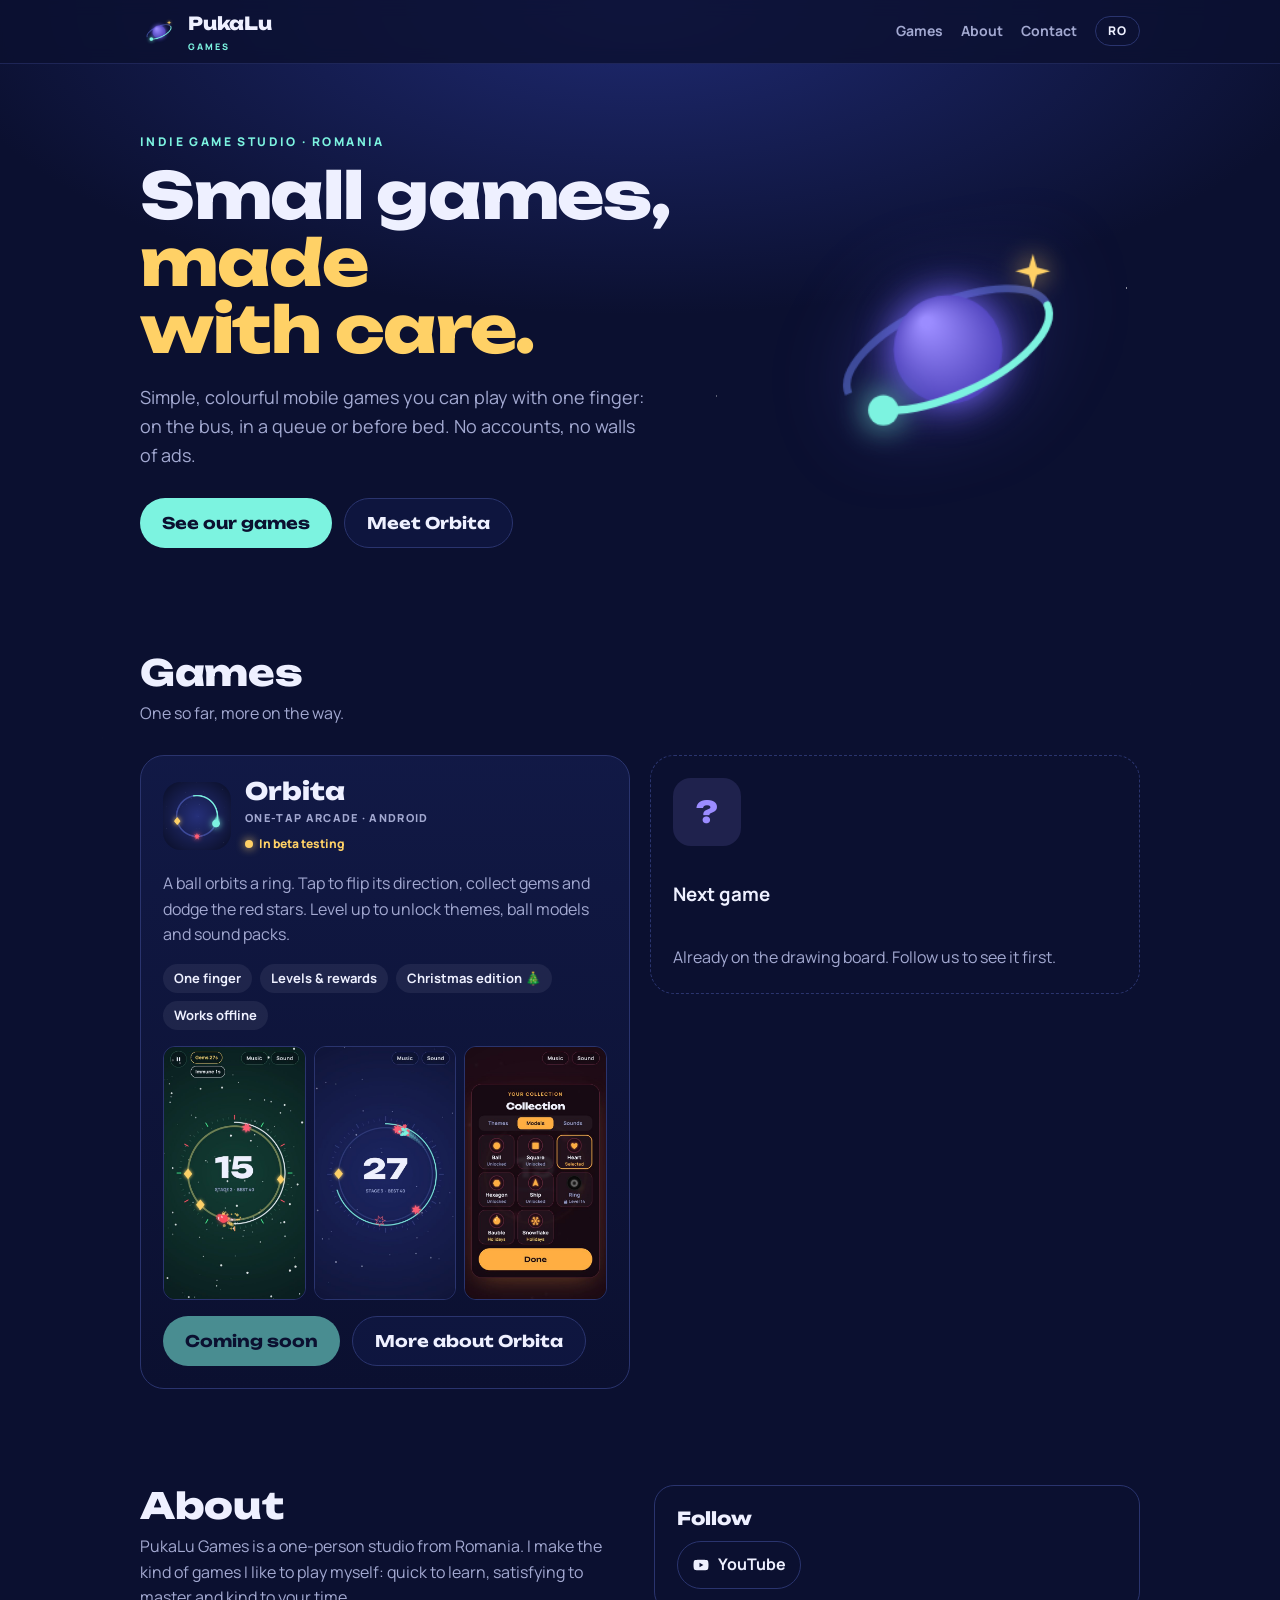
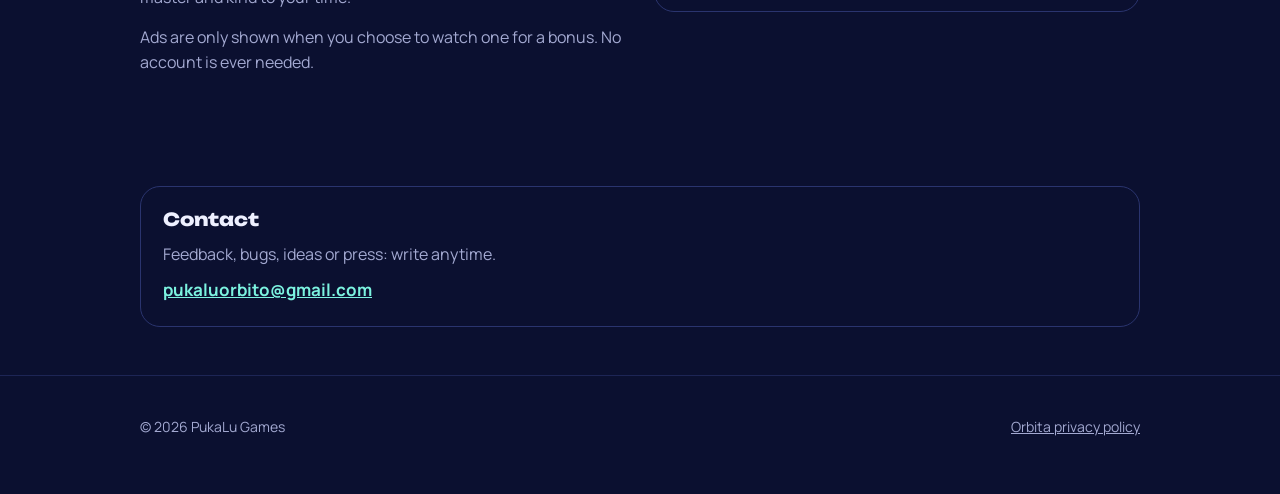
<file: index.html>
<!doctype html>
<html lang="en" data-lang="en">
<head>
<meta charset="utf-8">
<meta name="viewport" content="width=device-width, initial-scale=1, viewport-fit=cover">
<title>PukaLu Games</title>
<meta name="description" content="PukaLu Games is a small indie studio from Romania making simple, colourful mobile games you play with one finger. Home of Orbita.">
<meta name="theme-color" content="#0b1030">
<meta property="og:title" content="PukaLu Games">
<meta property="og:description" content="Small games, made with care. Home of Orbita, a one-tap arcade game for Android.">
<meta property="og:image" content="https://pukalu.github.io/assets/og.jpg">
<meta property="og:url" content="https://pukalu.github.io/">
<meta name="twitter:card" content="summary_large_image">
<link rel="icon" type="image/png" sizes="64x64" href="assets/favicon-64.png">
<link rel="icon" type="image/png" sizes="32x32" href="assets/favicon-32.png">
<link rel="apple-touch-icon" href="assets/apple-touch-icon.png">
<link rel="preconnect" href="https://fonts.googleapis.com">
<link rel="preconnect" href="https://fonts.gstatic.com" crossorigin>
<link rel="stylesheet" href="https://fonts.googleapis.com/css2?family=Unbounded:wght@700;800&family=Manrope:wght@500;700;800&display=swap">
<link rel="stylesheet" href="style.css">
</head>
<body>

<header class="top">
  <div class="wrap">
    <a class="brand" href="./">
      <img src="assets/mark-256.png" alt="" width="38" height="38">
      <span><b>PukaLu</b><small>GAMES</small></span>
    </a>
    <nav class="nav">
      <a href="#games"><span class="en">Games</span><span class="ro">Jocuri</span></a>
      <a href="#about"><span class="en">About</span><span class="ro">Despre</span></a>
      <a href="#contact">Contact</a>
      <button class="lang" type="button">RO</button>
    </nav>
  </div>
</header>

<main>
  <div class="wrap hero">
    <div>
      <p class="eyebrow"><span class="en">Indie game studio · Romania</span><span class="ro">Studio indie de jocuri · România</span></p>
      <h1><span class="en">Small games, <em>made with care.</em></span><span class="ro">Jocuri mici, <em>făcute cu grijă.</em></span></h1>
      <p class="lead">
        <span class="en">Simple, colourful mobile games you can play with one finger: on the bus, in a queue or before bed. No accounts, no walls of ads.</span>
        <span class="ro">Jocuri simple și colorate pe care le joci cu un deget: în autobuz, la coadă sau înainte de culcare. Fără conturi, fără reclame la fiecare pas.</span>
      </p>
      <div class="btns">
        <a class="btn btn-main" href="#games"><span class="en">See our games</span><span class="ro">Vezi jocurile</span></a>
        <a class="btn btn-ghost" href="orbita/"><span class="en">Meet Orbita</span><span class="ro">Descoperă Orbita</span></a>
      </div>
    </div>
    <div class="hero-art"><img src="assets/mark-256.png" alt="" width="256" height="256"></div>
  </div>

  <section id="games">
    <div class="wrap">
      <h2><span class="en">Games</span><span class="ro">Jocuri</span></h2>
      <p class="sub"><span class="en">One so far, more on the way.</span><span class="ro">Unul deocamdată, altele sunt pe drum.</span></p>

      <div class="games">
        <article class="game">
          <div class="game-head">
            <img src="orbita/img/icon-512.png" alt="Orbita icon" width="68" height="68">
            <div>
              <h3>Orbita</h3>
              <span class="tag"><span class="en">One-tap arcade · Android</span><span class="ro">Arcade cu o atingere · Android</span></span><br>
              <span class="status" data-orbita-status>
                <span class="en" data-when="beta">In beta testing</span><span class="ro" data-when="beta">În testare</span>
                <span class="en" data-when="live" hidden>Out now on Google Play</span><span class="ro" data-when="live" hidden>Disponibil în Google Play</span>
              </span>
            </div>
          </div>
          <p>
            <span class="en">A ball orbits a ring. Tap to flip its direction, collect gems and dodge the red stars. Level up to unlock themes, ball models and sound packs.</span>
            <span class="ro">O bilă se învârte pe un cerc. Atingi ca să schimbi sensul, aduni romburi și te ferești de stelele roșii. Urci în nivel și deblochezi teme, modele și seturi de sunete.</span>
          </p>
          <ul class="feats">
            <li><span class="en">One finger</span><span class="ro">Un deget</span></li>
            <li><span class="en">Levels &amp; rewards</span><span class="ro">Niveluri și recompense</span></li>
            <li><span class="en">Christmas edition 🎄</span><span class="ro">Ediție de Crăciun 🎄</span></li>
            <li><span class="en">Works offline</span><span class="ro">Merge offline</span></li>
          </ul>
          <div class="shots">
            <img class="en" src="orbita/img/en-2-joc-bonusuri.jpg" alt="Orbita gameplay with the Christmas theme" loading="lazy" width="540" height="960">
            <img class="en" src="orbita/img/en-3-joc-galaxie.jpg" alt="Orbita gameplay with the Galaxy theme" loading="lazy" width="540" height="960">
            <img class="en" src="orbita/img/en-6-skinuri.jpg" alt="Orbita collection of ball models" loading="lazy" width="540" height="960">
            <img class="ro" src="orbita/img/ro-2-joc-bonusuri.jpg" alt="Orbita cu tema de Crăciun" loading="lazy" width="540" height="960">
            <img class="ro" src="orbita/img/ro-3-joc-galaxie.jpg" alt="Orbita cu tema Galaxie" loading="lazy" width="540" height="960">
            <img class="ro" src="orbita/img/ro-6-skinuri.jpg" alt="Colecția de modele din Orbita" loading="lazy" width="540" height="960">
          </div>
          <div class="btns">
            <a class="btn btn-main" data-orbita-play target="_blank" rel="noopener">
              <span data-when="live" hidden>Google Play</span>
              <span data-when="beta"><span class="en">Coming soon</span><span class="ro">În curând</span></span>
            </a>
            <a class="btn btn-ghost" href="orbita/"><span class="en">More about Orbita</span><span class="ro">Mai multe despre Orbita</span></a>
          </div>
        </article>

        <article class="game soon">
          <div class="mystery">?</div>
          <h3><span class="en">Next game</span><span class="ro">Următorul joc</span></h3>
          <p><span class="en">Already on the drawing board. Follow us to see it first.</span><span class="ro">E deja în lucru. Urmărește-ne ca să-l vezi primul.</span></p>
        </article>
      </div>
    </div>
  </section>

  <section id="about">
    <div class="wrap about">
      <div>
        <h2><span class="en">About</span><span class="ro">Despre</span></h2>
        <p><span class="en">PukaLu Games is a one-person studio from Romania. I make the kind of games I like to play myself: quick to learn, satisfying to master and kind to your time.</span><span class="ro">PukaLu Games e un studio de un singur om, din România. Fac jocurile pe care îmi place să le joc și eu: ușor de învățat, plăcut de stăpânit și prietenoase cu timpul tău.</span></p>
        <p><span class="en">Ads are only shown when you choose to watch one for a bonus. No account is ever needed.</span><span class="ro">Reclamele apar doar când alegi tu să vezi una pentru un bonus. Nu ai nevoie de cont, niciodată.</span></p>
      </div>
      <div class="panel" data-socials-wrap>
        <h3><span class="en">Follow</span><span class="ro">Urmărește-ne</span></h3>
        <div class="socials" data-socials></div>
      </div>
    </div>
  </section>

  <section id="contact">
    <div class="wrap">
      <div class="panel">
        <h3><span class="en">Contact</span><span class="ro">Contact</span></h3>
        <p class="sub" style="margin-bottom:10px"><span class="en">Feedback, bugs, ideas or press: write anytime.</span><span class="ro">Păreri, bug-uri, idei sau presă: scrie-mi oricând.</span></p>
        <a class="mail" data-email href="mailto:pukaluorbito@gmail.com">pukaluorbito@gmail.com</a>
      </div>
    </div>
  </section>
</main>

<footer>
  <div class="wrap">
    <span>© <span data-year>2026</span> PukaLu Games</span>
    <span><a href="orbita/privacy/"><span class="en">Orbita privacy policy</span><span class="ro">Confidențialitate Orbita</span></a></span>
  </div>
</footer>
<script src="site.js"></script>
</body>
</html>
</file>
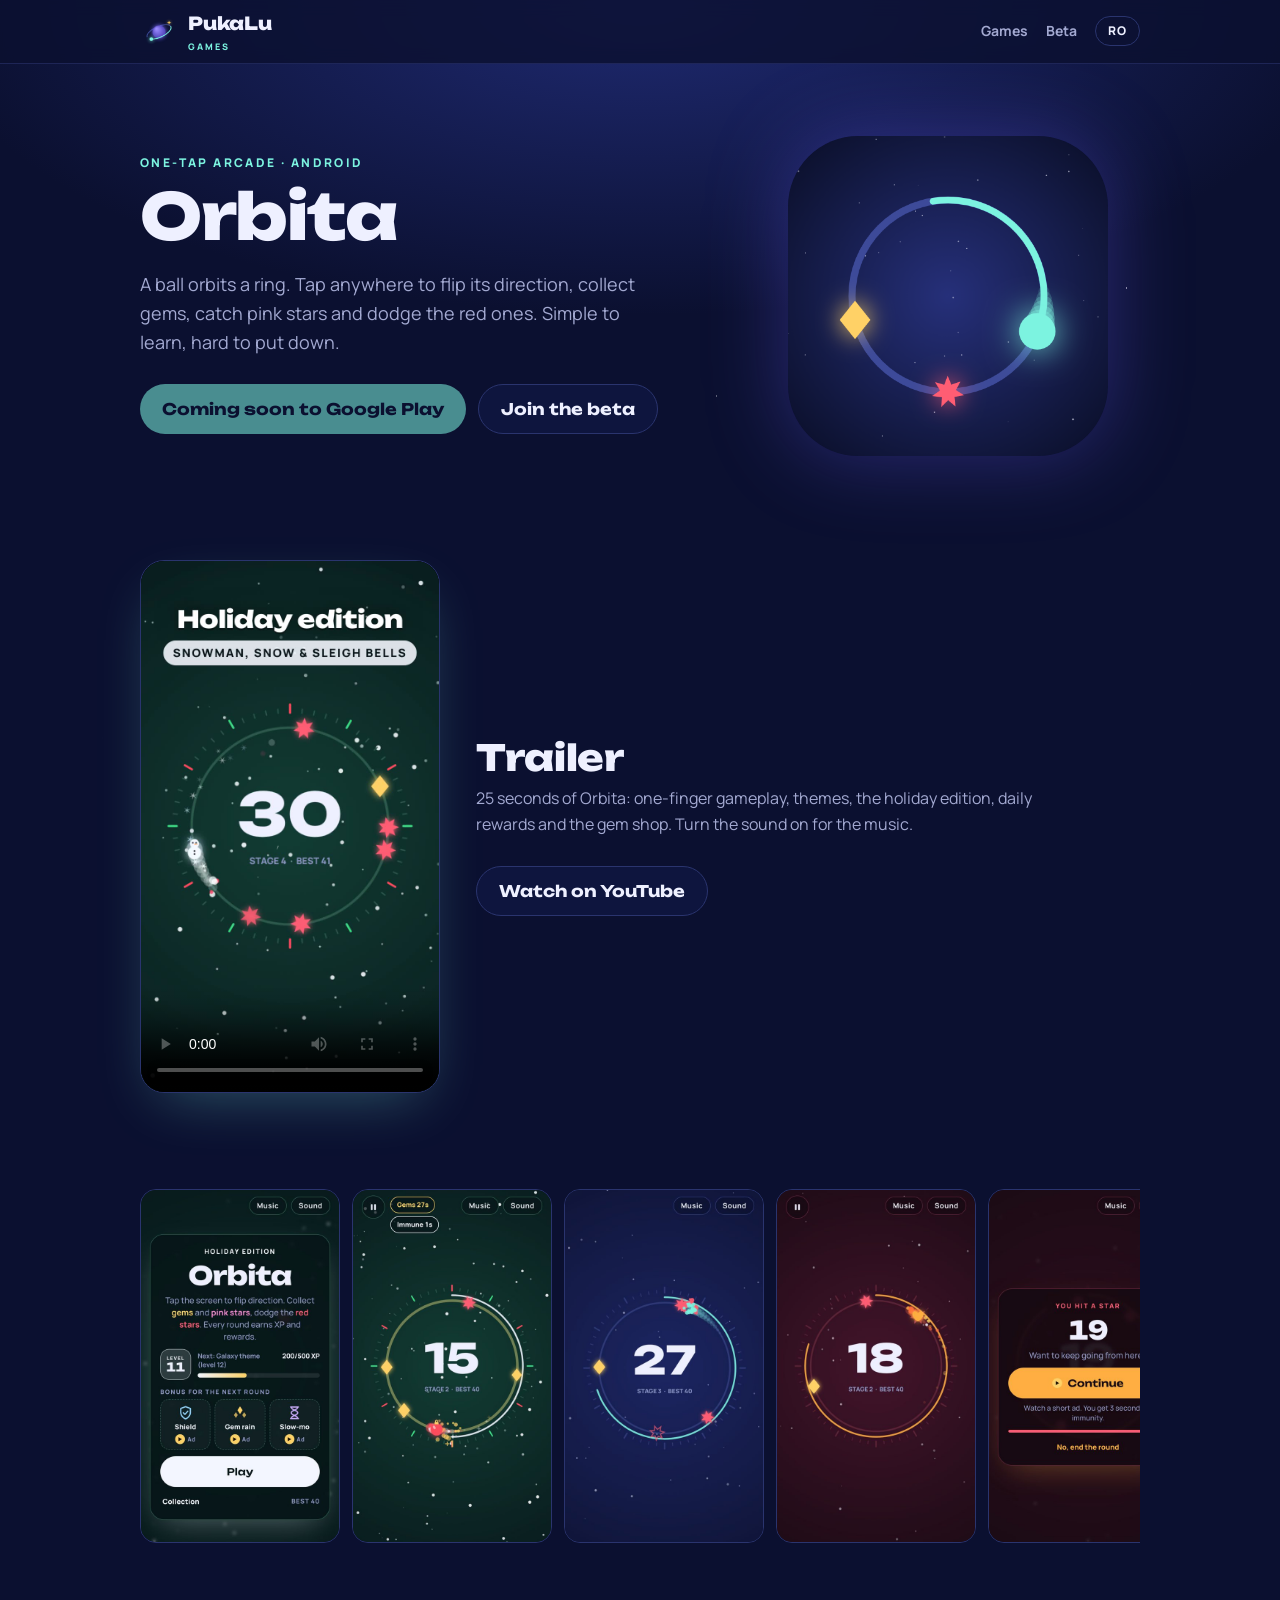
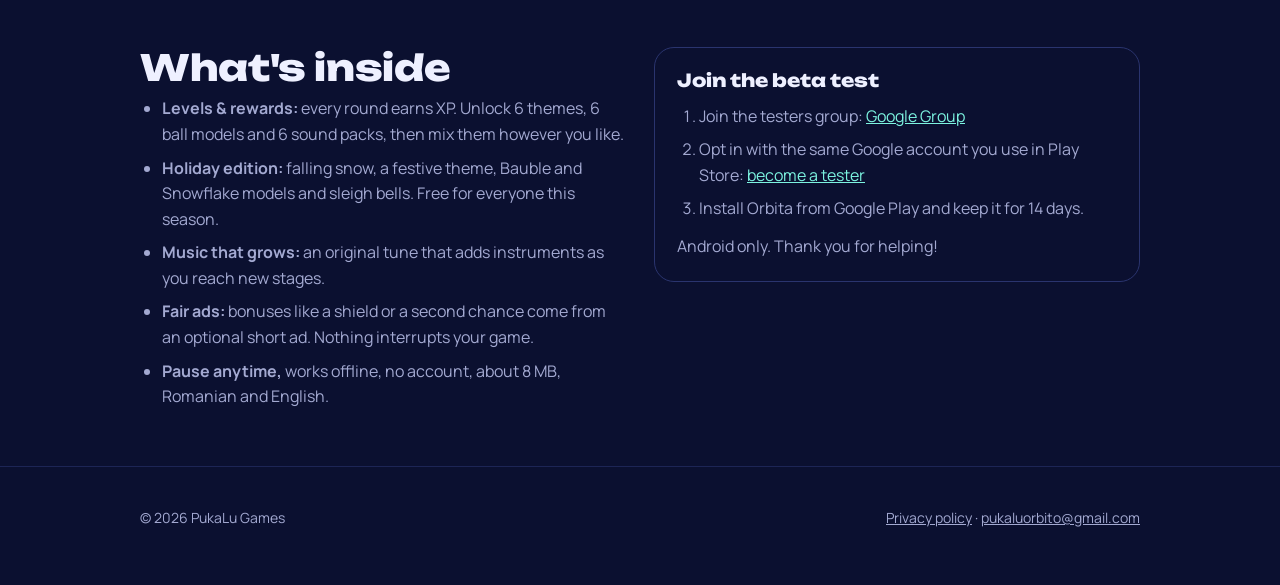
<file: orbita/index.html>
<!doctype html>
<html lang="en" data-lang="en">
<head>
<meta charset="utf-8">
<meta name="viewport" content="width=device-width, initial-scale=1, viewport-fit=cover">
<title>Orbita · PukaLu Games</title>
<meta name="description" content="Orbita is a one-tap arcade game for Android: flip the ball's direction, collect gems, dodge red stars and unlock themes, models and sounds.">
<meta name="theme-color" content="#0b1030">
<meta property="og:title" content="Orbita, a one-tap arcade game">
<meta property="og:description" content="Tap to flip direction, collect gems and dodge the red stars. Levels, rewards and a Christmas edition.">
<meta property="og:image" content="https://pukalu.github.io/orbita/img/en-2-joc-bonusuri.jpg">
<link rel="icon" type="image/png" sizes="64x64" href="../assets/favicon-64.png">
<link rel="apple-touch-icon" href="../assets/apple-touch-icon.png">
<link rel="preconnect" href="https://fonts.googleapis.com">
<link rel="preconnect" href="https://fonts.gstatic.com" crossorigin>
<link rel="stylesheet" href="https://fonts.googleapis.com/css2?family=Unbounded:wght@700;800&family=Manrope:wght@500;700;800&display=swap">
<link rel="stylesheet" href="../style.css">
</head>
<body>

<header class="top">
  <div class="wrap">
    <a class="brand" href="../">
      <img src="../assets/mark-256.png" alt="" width="38" height="38">
      <span><b>PukaLu</b><small>GAMES</small></span>
    </a>
    <nav class="nav">
      <a href="../#games"><span class="en">Games</span><span class="ro">Jocuri</span></a>
      <a href="#beta" data-when="beta">Beta</a>
      <button class="lang" type="button">RO</button>
    </nav>
  </div>
</header>

<main>
  <div class="wrap hero">
    <div>
      <p class="eyebrow"><span class="en">One-tap arcade · Android</span><span class="ro">Arcade cu o atingere · Android</span></p>
      <h1>Orbita</h1>
      <p class="lead">
        <span class="en">A ball orbits a ring. Tap anywhere to flip its direction, collect gems, catch pink stars and dodge the red ones. Simple to learn, hard to put down.</span>
        <span class="ro">O bilă se învârte pe un cerc. Atingi oriunde ca să schimbi sensul, aduni romburi, prinzi stele roz și te ferești de cele roșii. Simplu de învățat, greu de lăsat din mână.</span>
      </p>
      <div class="btns">
        <a class="btn btn-main" data-orbita-play target="_blank" rel="noopener">
          <span data-when="live" hidden><span class="en">Get it on Google Play</span><span class="ro">Descarcă din Google Play</span></span>
          <span data-when="beta"><span class="en">Coming soon to Google Play</span><span class="ro">În curând în Google Play</span></span>
        </a>
        <a class="btn btn-ghost" href="#beta" data-when="beta"><span class="en">Join the beta</span><span class="ro">Intră în testare</span></a>
      </div>
    </div>
    <div class="hero-art"><img src="img/icon-512.png" alt="Orbita icon" width="512" height="512" style="border-radius:22%"></div>
  </div>

  <section id="trailer">
    <div class="wrap trailer">
      <div class="trailer-frame">
        <video data-trailer controls playsinline preload="metadata" width="720" height="1280"></video>
      </div>
      <div>
        <h2>Trailer</h2>
        <p class="sub">
          <span class="en">25 seconds of Orbita: one-finger gameplay, themes, the holiday edition, daily rewards and the gem shop. Turn the sound on for the music.</span>
          <span class="ro">25 de secunde din Orbita: jocul cu un deget, temele, ediția de sărbători, recompensele zilnice și magazinul. Pornește sunetul ca să auzi muzica.</span>
        </p>
        <a class="btn btn-ghost" href="https://www.youtube.com/shorts/8CP1bIxg6Q8" target="_blank" rel="noopener"><span class="en">Watch on YouTube</span><span class="ro">Vezi pe YouTube</span></a>
      </div>
    </div>
  </section>

  <section>
    <div class="wrap">
      <div class="gallery">
        <img class="en" src="img/en-1-meniu.jpg" alt="Menu with the holiday edition" loading="lazy" width="540" height="960">
        <img class="en" src="img/en-2-joc-bonusuri.jpg" alt="Gameplay with shield and gem rain" loading="lazy" width="540" height="960">
        <img class="en" src="img/en-3-joc-galaxie.jpg" alt="Galaxy theme with the Ship model" loading="lazy" width="540" height="960">
        <img class="en" src="img/en-4-joc-foc.jpg" alt="Fire theme with the Heart model" loading="lazy" width="540" height="960">
        <img class="en" src="img/en-5-a-doua-sansa.jpg" alt="Second chance screen" loading="lazy" width="540" height="960">
        <img class="en" src="img/en-6-skinuri.jpg" alt="Collection of ball models" loading="lazy" width="540" height="960">
        <img class="ro" src="img/ro-1-meniu.jpg" alt="Meniul cu ediția de sărbători" loading="lazy" width="540" height="960">
        <img class="ro" src="img/ro-2-joc-bonusuri.jpg" alt="Joc cu scut și ploaie de romburi" loading="lazy" width="540" height="960">
        <img class="ro" src="img/ro-3-joc-galaxie.jpg" alt="Tema Galaxie cu modelul Navă" loading="lazy" width="540" height="960">
        <img class="ro" src="img/ro-4-joc-foc.jpg" alt="Tema Foc cu modelul Inimă" loading="lazy" width="540" height="960">
        <img class="ro" src="img/ro-5-a-doua-sansa.jpg" alt="Ecranul A doua șansă" loading="lazy" width="540" height="960">
        <img class="ro" src="img/ro-6-skinuri.jpg" alt="Colecția de modele" loading="lazy" width="540" height="960">
      </div>
    </div>
  </section>

  <section>
    <div class="wrap about">
      <div>
        <h2><span class="en">What's inside</span><span class="ro">Ce găsești în joc</span></h2>
        <ul class="steps">
          <li><span class="en"><b>Levels &amp; rewards:</b> every round earns XP. Unlock 6 themes, 6 ball models and 6 sound packs, then mix them however you like.</span><span class="ro"><b>Niveluri și recompense:</b> fiecare rundă aduce XP. Deblochezi 6 teme, 6 modele de bilă și 6 seturi de sunete, pe care le combini cum vrei.</span></li>
          <li><span class="en"><b>Holiday edition:</b> falling snow, a festive theme, Bauble and Snowflake models and sleigh bells. Free for everyone this season.</span><span class="ro"><b>Ediția de sărbători:</b> ninsoare, temă festivă, modelele Glob și Fulg și clopoței de sanie. Gratuită pentru toți în sezon.</span></li>
          <li><span class="en"><b>Music that grows:</b> an original tune that adds instruments as you reach new stages.</span><span class="ro"><b>Muzică ce crește:</b> o melodie originală care adaugă instrumente la fiecare etapă.</span></li>
          <li><span class="en"><b>Fair ads:</b> bonuses like a shield or a second chance come from an optional short ad. Nothing interrupts your game.</span><span class="ro"><b>Reclame corecte:</b> bonusuri ca scutul sau a doua șansă vin dintr-o reclamă scurtă, opțională. Nimic nu-ți întrerupe jocul.</span></li>
          <li><span class="en"><b>Pause anytime,</b> works offline, no account, about 8 MB, Romanian and English.</span><span class="ro"><b>Pauză oricând,</b> merge offline, fără cont, cam 8 MB, în română și engleză.</span></li>
        </ul>
      </div>
      <div class="panel" id="beta" data-when="beta">
        <h3><span class="en">Join the beta test</span><span class="ro">Intră în testare</span></h3>
        <ol class="steps">
          <li><span class="en">Join the testers group:</span><span class="ro">Intră în grupul de testeri:</span> <a data-link="group" target="_blank" rel="noopener">Google Group</a></li>
          <li><span class="en">Opt in with the same Google account you use in Play Store:</span><span class="ro">Înscrie-te cu același cont Google ca în Play Store:</span> <a data-link="optin" target="_blank" rel="noopener"><span class="en">become a tester</span><span class="ro">devino tester</span></a></li>
          <li><span class="en">Install Orbita from Google Play and keep it for 14 days.</span><span class="ro">Instalează Orbita din Google Play și păstrează-l 14 zile.</span></li>
        </ol>
        <p class="sub" style="margin:12px 0 0"><span class="en">Android only. Thank you for helping!</span><span class="ro">Doar pe Android. Mulțumesc pentru ajutor!</span></p>
      </div>
    </div>
  </section>
</main>

<footer>
  <div class="wrap">
    <span>© <span data-year>2026</span> PukaLu Games</span>
    <span><a href="privacy/"><span class="en">Privacy policy</span><span class="ro">Politica de confidențialitate</span></a> · <a data-email href="mailto:pukaluorbito@gmail.com">pukaluorbito@gmail.com</a></span>
  </div>
</footer>
<script src="../site.js"></script>
</body>
</html>
</file>
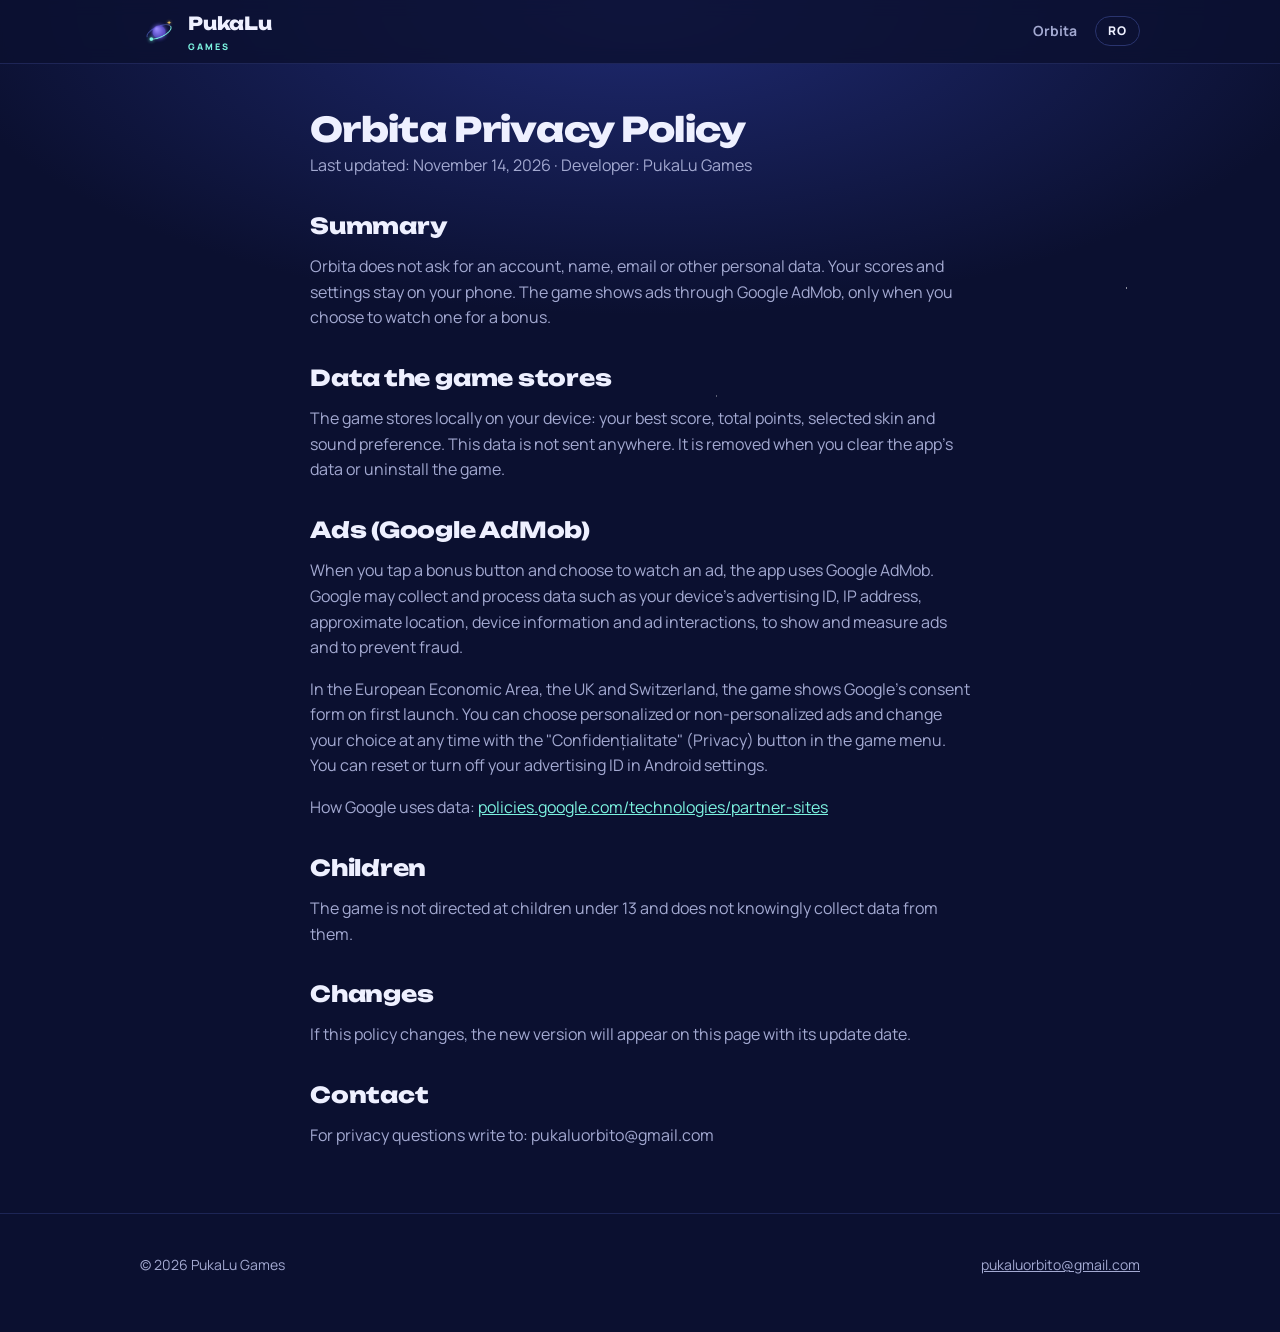
<file: orbita/privacy/index.html>
<!doctype html>
<html lang="en" data-lang="en">
<head>
<meta charset="utf-8">
<meta name="viewport" content="width=device-width, initial-scale=1, viewport-fit=cover">
<title>Orbita privacy policy · PukaLu Games</title>
<meta name="theme-color" content="#0b1030">
<link rel="icon" type="image/png" sizes="64x64" href="../../assets/favicon-64.png">
<link rel="preconnect" href="https://fonts.googleapis.com">
<link rel="preconnect" href="https://fonts.gstatic.com" crossorigin>
<link rel="stylesheet" href="https://fonts.googleapis.com/css2?family=Unbounded:wght@700;800&family=Manrope:wght@500;700;800&display=swap">
<link rel="stylesheet" href="../../style.css">
</head>
<body>
<header class="top">
  <div class="wrap">
    <a class="brand" href="../../">
      <img src="../../assets/mark-256.png" alt="" width="38" height="38">
      <span><b>PukaLu</b><small>GAMES</small></span>
    </a>
    <nav class="nav">
      <a href="../">Orbita</a>
      <button class="lang" type="button">RO</button>
    </nav>
  </div>
</header>
<main>
  <section>
    <div class="wrap prose">
      <div class="ro"><h1>Politica de confidențialitate a jocului Orbita</h1>
  <p class="meta">Ultima actualizare: 14 noiembrie 2026 · Dezvoltator: PukaLu Games</p>

  <h2>Pe scurt</h2>
  <p>Orbita nu îți cere cont, nume, email sau alte date personale. Scorurile și setările tale rămân doar pe telefonul tău. Jocul afișează reclame prin Google AdMob, doar atunci când alegi tu să vezi una pentru un bonus.</p>

  <h2>Ce date păstrează jocul</h2>
  <p>Jocul salvează local, pe dispozitivul tău: recordul, totalul de puncte, skinul ales și preferința pentru sunet. Aceste date nu sunt trimise nicăieri. Le ștergi dacă ștergi datele aplicației sau dezinstalezi jocul.</p>

  <h2>Reclame (Google AdMob)</h2>
  <p>Când apeși un buton de bonus și alegi să vezi o reclamă, aplicația folosește Google AdMob. Google poate colecta și prelucra date precum identificatorul de publicitate al dispozitivului, adresa IP, locația aproximativă, informații despre dispozitiv și despre interacțiunea cu reclama. Le folosește ca să afișeze reclame, să le măsoare și să prevină frauda.</p>
  <p>În Spațiul Economic European, Regatul Unit și Elveția, la prima pornire jocul îți arată formularul de consimțământ al Google. Poți alege reclame personalizate sau nepersonalizate și îți poți schimba alegerea oricând, din butonul „Confidențialitate” din meniul jocului. Poți reseta sau dezactiva identificatorul de publicitate din setările Android.</p>
  <p>Detalii despre cum folosește Google datele: <a href="https://policies.google.com/technologies/partner-sites">policies.google.com/technologies/partner-sites</a></p>

  <h2>Copii</h2>
  <p>Jocul nu se adresează copiilor sub 13 ani și nu colectează cu bună știință date de la aceștia.</p>

  <h2>Schimbări</h2>
  <p>Dacă politica se schimbă, versiunea nouă apare pe această pagină, cu data actualizării.</p>

  <h2>Contact</h2>
  <p>Pentru întrebări despre confidențialitate scrie la: pukaluorbito@gmail.com</p></div>
      <div class="en"><h1>Orbita Privacy Policy</h1>
  <p class="meta">Last updated: November 14, 2026 · Developer: PukaLu Games</p>
  <div>
    <h2>Summary</h2>
    <p>Orbita does not ask for an account, name, email or other personal data. Your scores and settings stay on your phone. The game shows ads through Google AdMob, only when you choose to watch one for a bonus.</p>
    <h2>Data the game stores</h2>
    <p>The game stores locally on your device: your best score, total points, selected skin and sound preference. This data is not sent anywhere. It is removed when you clear the app's data or uninstall the game.</p>
    <h2>Ads (Google AdMob)</h2>
    <p>When you tap a bonus button and choose to watch an ad, the app uses Google AdMob. Google may collect and process data such as your device's advertising ID, IP address, approximate location, device information and ad interactions, to show and measure ads and to prevent fraud.</p>
    <p>In the European Economic Area, the UK and Switzerland, the game shows Google's consent form on first launch. You can choose personalized or non-personalized ads and change your choice at any time with the "Confidențialitate" (Privacy) button in the game menu. You can reset or turn off your advertising ID in Android settings.</p>
    <p>How Google uses data: <a href="https://policies.google.com/technologies/partner-sites">policies.google.com/technologies/partner-sites</a></p>
    <h2>Children</h2>
    <p>The game is not directed at children under 13 and does not knowingly collect data from them.</p>
    <h2>Changes</h2>
    <p>If this policy changes, the new version will appear on this page with its update date.</p>
    <h2>Contact</h2>
    <p>For privacy questions write to: pukaluorbito@gmail.com</p>
  </div></div>
    </div>
  </section>
</main>
<footer>
  <div class="wrap"><span>© <span data-year>2026</span> PukaLu Games</span><a data-email href="mailto:pukaluorbito@gmail.com">pukaluorbito@gmail.com</a></div>
</footer>
<script src="../../site.js"></script>
</body>
</html>
</file>
<file: style.css>
/* PukaLu Games: cer de noapte, aceleași culori ca jocurile.
   Layout: o coloană centrată, secțiuni aerisite, carduri doar pentru jocuri. */
:root {
  --bg: #0b1030;
  --bg-2: #121a48;
  --line: #2a346e;
  --ink: #eef0ff;
  --muted: #a3a9d1;
  --mint: #7cf3e0;
  --gold: #ffd166;
  --pink: #ff8ad8;
  --violet: #9b8cff;
  --display: 'Unbounded', 'Arial Black', system-ui, sans-serif;
  --body: 'Manrope', system-ui, -apple-system, 'Segoe UI', sans-serif;
  color-scheme: dark;
}
* { box-sizing: border-box; }
[hidden] { display: none !important; }
html { scroll-behavior: smooth; }
body {
  margin: 0;
  background:
    radial-gradient(1px 1px at 12% 18%, #ffffff99 50%, transparent 51%),
    radial-gradient(1px 1px at 72% 9%, #ffffff77 50%, transparent 51%),
    radial-gradient(1.5px 1.5px at 88% 32%, #ffffff88 50%, transparent 51%),
    radial-gradient(1px 1px at 33% 61%, #ffffff66 50%, transparent 51%),
    radial-gradient(1.5px 1.5px at 56% 44%, #ffffff55 50%, transparent 51%),
    radial-gradient(1px 1px at 8% 82%, #ffffff77 50%, transparent 51%),
    radial-gradient(1px 1px at 93% 76%, #ffffff66 50%, transparent 51%),
    radial-gradient(ellipse 80% 50% at 50% 0%, #1f2a72 0%, transparent 70%),
    var(--bg);
  background-attachment: fixed;
  color: var(--ink);
  font: 16px/1.6 var(--body);
}
a { color: var(--mint); }
img { max-width: 100%; height: auto; display: block; }
:focus-visible { outline: 3px solid var(--gold); outline-offset: 3px; border-radius: 6px; }

/* limba: html[data-lang] arată doar textele potrivite */
html[data-lang="en"] .ro, html[data-lang="ro"] .en { display: none !important; }

.wrap {
  max-width: 1040px; margin: 0 auto;
  padding-left: max(20px, env(safe-area-inset-left, 0px));
  padding-right: max(20px, env(safe-area-inset-right, 0px));
}

/* antet */
.top { position: sticky; top: 0; z-index: 5; background: color-mix(in srgb, var(--bg) 82%, transparent); backdrop-filter: blur(8px); border-bottom: 1px solid color-mix(in srgb, var(--line) 60%, transparent); }
.top .wrap { display: flex; align-items: center; justify-content: space-between; gap: 16px; padding-block: 12px; }
.brand { display: flex; align-items: center; gap: 10px; color: var(--ink); text-decoration: none; }
.brand img { width: 38px; height: 38px; }
.brand b { font: 800 18px/1 var(--display); letter-spacing: -.01em; }
.brand small { display: block; font: 800 9px/1 var(--body); letter-spacing: .22em; color: var(--mint); margin-top: 4px; }
.nav { display: flex; align-items: center; gap: 18px; }
.nav a { color: var(--muted); text-decoration: none; font-weight: 700; font-size: 14px; }
.nav a:hover { color: var(--ink); }
.lang { font: 800 12px/1 var(--body); letter-spacing: .08em; color: var(--ink); background: transparent; border: 1px solid var(--line); border-radius: 999px; padding: 8px 12px; cursor: pointer; }
@media (max-width: 560px) { .nav a { display: none; } }

/* erou */
.hero { padding-block: 72px 56px; display: grid; grid-template-columns: 1.2fr .8fr; gap: 40px; align-items: center; }
.eyebrow { margin: 0 0 14px; font: 800 12px/1 var(--body); letter-spacing: .2em; text-transform: uppercase; color: var(--mint); }
h1 { margin: 0; font: 800 clamp(36px, 7vw, 64px)/1.05 var(--display); letter-spacing: -.02em; text-wrap: balance; }
h1 em { font-style: normal; color: var(--gold); }
.lead { margin: 20px 0 28px; font-size: 18px; color: var(--muted); max-width: 46ch; }
.hero-art { justify-self: center; width: min(320px, 80vw); aspect-ratio: 1; position: relative; }
.hero-art img { width: 100%; height: 100%; object-fit: contain; filter: drop-shadow(0 0 40px #6a5cff55); animation: float 6s ease-in-out infinite; }
@keyframes float { 50% { transform: translateY(-10px) rotate(-2deg); } }
@media (max-width: 760px) { .hero { grid-template-columns: 1fr; padding-block: 48px 32px; } .hero-art { order: -1; width: 180px; } }

.btn { display: inline-flex; align-items: center; justify-content: center; gap: 10px; min-height: 50px; padding: 0 22px; border-radius: 999px; font: 700 16px/1 var(--display); text-decoration: none; border: 0; cursor: pointer; }
.btn-main { background: var(--mint); color: var(--bg); }
.btn-ghost { color: var(--ink); border: 1px solid var(--line); background: color-mix(in srgb, var(--bg-2) 60%, transparent); }
.btn[aria-disabled="true"] { opacity: .55; pointer-events: none; }
.btns { display: flex; flex-wrap: wrap; gap: 12px; }

/* secțiuni */
section { padding-block: 48px; }
h2 { margin: 0 0 8px; font: 800 clamp(26px, 4vw, 36px)/1.15 var(--display); letter-spacing: -.01em; }
.sub { margin: 0 0 28px; color: var(--muted); max-width: 60ch; }

/* carduri de joc */
.games { display: grid; grid-template-columns: 1fr 1fr; gap: 20px; align-items: start; }
@media (max-width: 760px) { .games { grid-template-columns: 1fr; } }
.game { display: flex; flex-direction: column; gap: 16px; padding: 22px; border: 1px solid var(--line); border-radius: 24px; background: linear-gradient(180deg, color-mix(in srgb, var(--bg-2) 90%, transparent), color-mix(in srgb, var(--bg) 90%, transparent)); }
.game-head { display: flex; align-items: center; gap: 14px; }
.game-head img { width: 68px; height: 68px; border-radius: 18px; }
.game-head h3 { margin: 0; font: 800 24px/1.1 var(--display); }
.tag { display: inline-block; margin-top: 6px; font: 800 11px/1 var(--body); letter-spacing: .12em; text-transform: uppercase; color: var(--muted); }
.status { display: inline-flex; align-items: center; gap: 6px; font: 800 12px/1 var(--body); color: var(--gold); }
.status::before { content: ""; width: 8px; height: 8px; border-radius: 50%; background: currentColor; box-shadow: 0 0 10px currentColor; }
.status.live { color: var(--mint); }
.game p { margin: 0; color: var(--muted); }
.feats { margin: 0; padding: 0; list-style: none; display: flex; flex-wrap: wrap; gap: 8px; }
.feats li { font: 700 13px/1 var(--body); padding: 8px 11px; border-radius: 999px; background: color-mix(in srgb, var(--ink) 7%, transparent); }
.shots { display: grid; grid-template-columns: repeat(3, 1fr); gap: 8px; }
.shots img { border-radius: 12px; aspect-ratio: 9 / 16; object-fit: cover; border: 1px solid var(--line); }
.game .btns { margin-top: auto; }
.game.soon { align-items: flex-start; justify-content: center; border-style: dashed; background: transparent; }
.game.soon .mystery { width: 68px; height: 68px; border-radius: 18px; display: grid; place-items: center; font: 800 30px/1 var(--display); color: var(--violet); background: color-mix(in srgb, var(--violet) 14%, transparent); }

/* despre, urmărește, contact */
.about { display: grid; grid-template-columns: 1fr 1fr; gap: 28px; align-items: start; }
@media (max-width: 760px) { .about { grid-template-columns: 1fr; } }
.about p { margin: 0 0 14px; color: var(--muted); }
.panel { padding: 22px; border: 1px solid var(--line); border-radius: 20px; }
.panel h3 { margin: 0 0 12px; font: 800 18px/1.2 var(--display); }
.socials { display: flex; flex-wrap: wrap; gap: 10px; }
.socials a { display: inline-flex; align-items: center; gap: 8px; padding: 10px 14px; border-radius: 999px; border: 1px solid var(--line); color: var(--ink); text-decoration: none; font-weight: 700; }
.socials svg { width: 18px; height: 18px; }
.mail { font: 700 17px/1.3 var(--body); color: var(--mint); word-break: break-all; }

/* pagina jocului */
.trailer { display: grid; grid-template-columns: minmax(0, 300px) 1fr; gap: 36px; align-items: center; }
@media (max-width: 760px) { .trailer { grid-template-columns: 1fr; gap: 20px; } .trailer-frame { order: 1; } }
.trailer-frame { width: 100%; max-width: 300px; justify-self: center; }
.trailer-frame video { display: block; width: 100%; height: auto; aspect-ratio: 9 / 16; border-radius: 24px; border: 1px solid var(--line); background: #000; box-shadow: 0 20px 60px -20px #7cf3e055; }
.gallery { display: flex; gap: 12px; overflow-x: auto; padding-bottom: 8px; scroll-snap-type: x mandatory; }
.gallery img { width: 200px; flex: none; border-radius: 16px; border: 1px solid var(--line); scroll-snap-align: start; }
.steps { margin: 0; padding-left: 22px; color: var(--muted); }
.steps li { margin-bottom: 8px; }
.prose { max-width: 70ch; }
.prose h2 { font-size: 22px; margin-top: 34px; }
.prose p, .prose li { color: var(--muted); }

footer { padding-block: 40px 56px; border-top: 1px solid color-mix(in srgb, var(--line) 60%, transparent); color: var(--muted); font-size: 14px; }
footer .wrap { display: flex; flex-wrap: wrap; gap: 12px 24px; justify-content: space-between; }
footer a { color: var(--muted); }

@media (prefers-reduced-motion: reduce) { .hero-art img { animation: none; } html { scroll-behavior: auto; } }
.prose h1 { font-size: clamp(26px, 5vw, 34px); }
.prose .meta { margin-top: 6px; }
</file>
